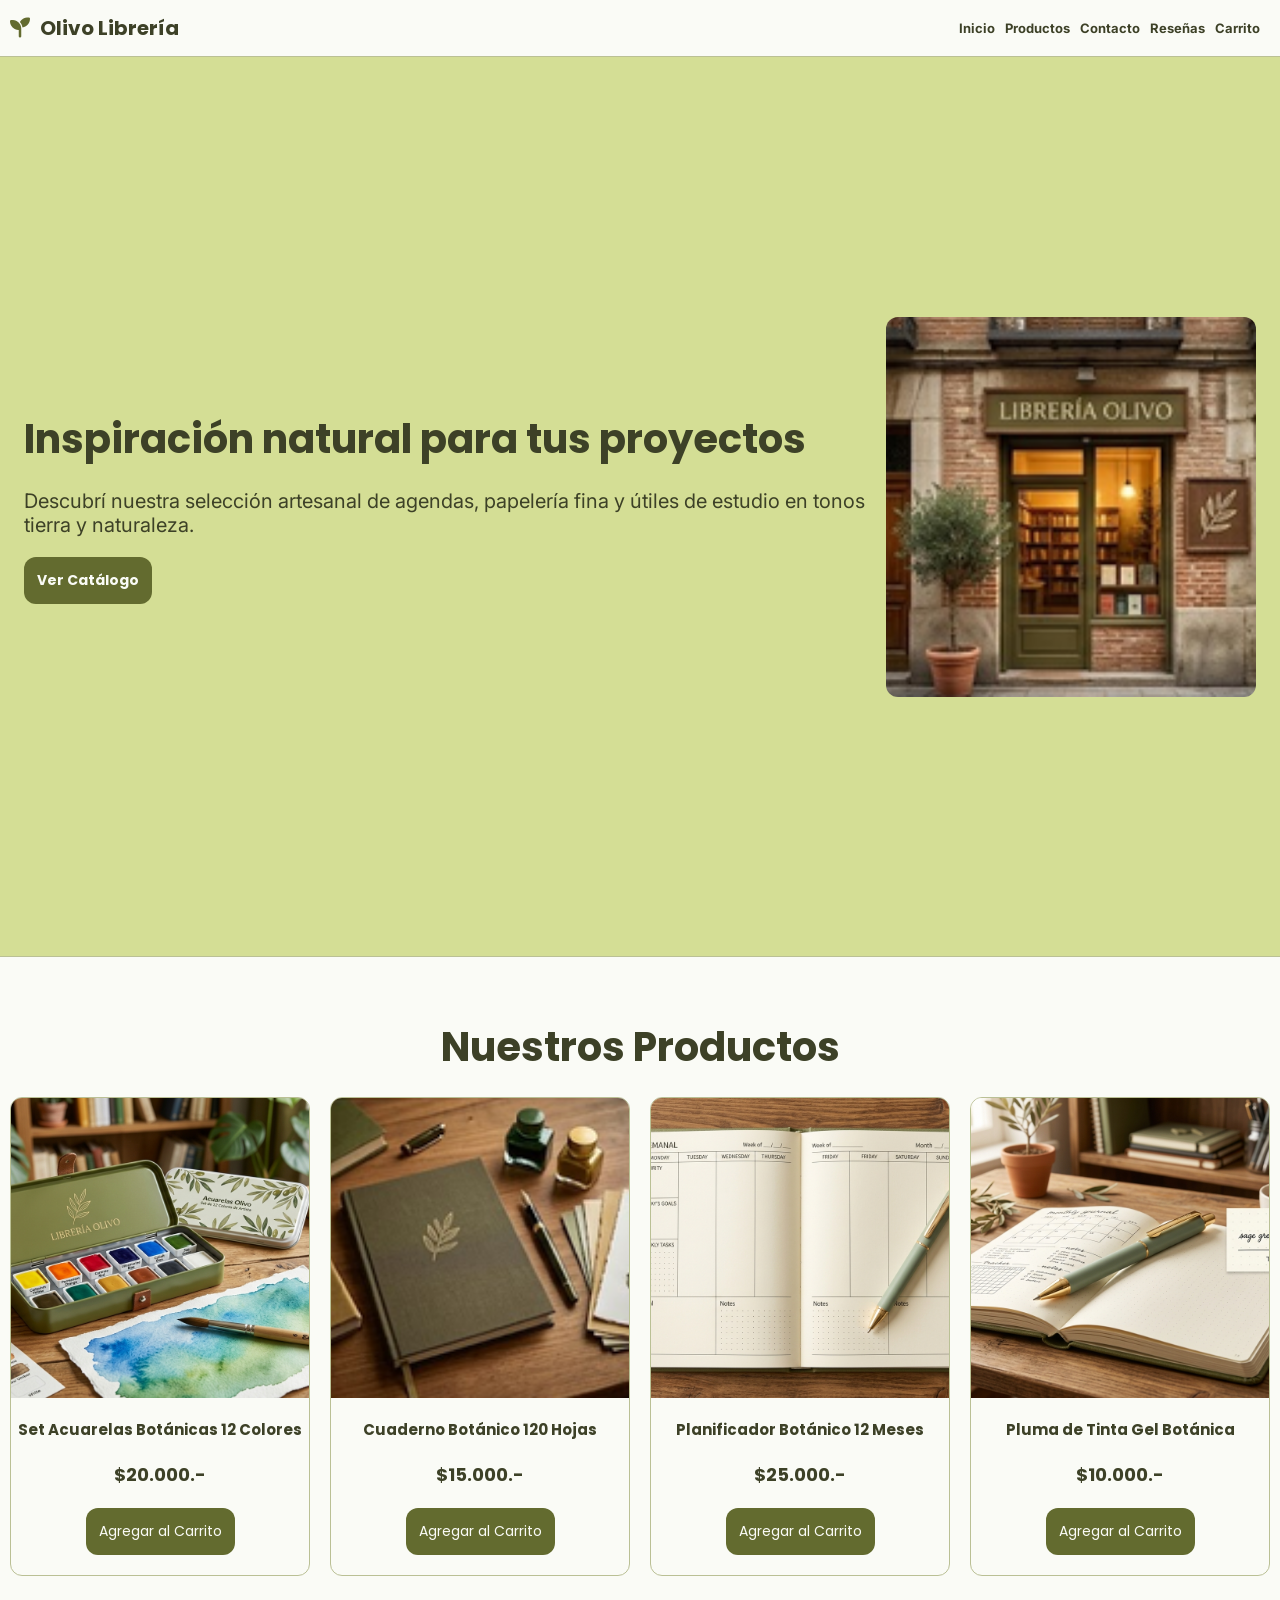
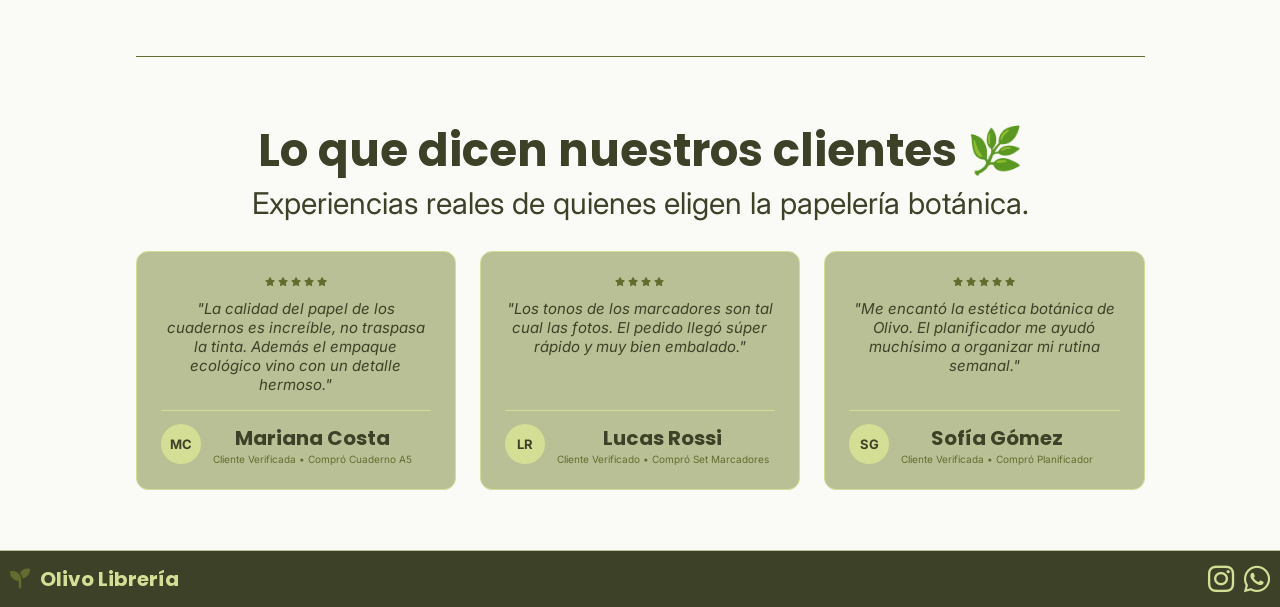
<file: index.html>
<!DOCTYPE html>
<html lang="es">

<head>
  <meta charset="UTF-8">
  <meta name="viewport" content="width=device-width, initial-scale=1.0">

  <!-- Font Awesome para fuentes -->
  <link href="https://fonts.googleapis.com/css2?family=Inter:wght@400;500;600&family=Poppins:wght@600;700&display=swap"
    rel="stylesheet">

  <!-- Font Awesome para íconos -->
  <link rel="stylesheet" href="https://cdnjs.cloudflare.com/ajax/libs/font-awesome/6.4.0/css/all.min.css">

  <!-- Nuestro css interno va como ultimo link -->
  <link rel="stylesheet" href="./css/styles.css">
  <title>Olivo Libreria</title>
</head>

<body>
  <header>
    <div class="contenedor-logo">
      <a href="#inicio" class="logo">
        <i class="fa-solid fa-seedling"></i>
        <span>Olivo Librería</span>
      </a>
    </div>
    <nav class="header-nav">
      <ul>
        <li><a href="#inicio">Inicio</a></li>
        <li><a href="#productos">Productos</a></li>
        <li><a href="./pages/contacto.html">Contacto</a></li>
        <li><a href="#reseñas">Reseñas</a></li>
        <li><a href="./pages/carrito.html">Carrito</a></li>
      </ul>
    </nav>
  </header>
  <main>
    <section id="inicio" class="contenedor-inicio">
      <div class="intro-inicio">
        <h1 class="titulo-inicio tx-titulo">Inspiración natural para tus proyectos</h1>
        <p class="subtitulo-inicio">Descubrí nuestra selección artesanal de agendas, papelería fina y útiles de
          estudio
          en
          tonos tierra y naturaleza.</p>
        <a href="#productos" class="btn btn-inicio">Ver Catálogo</a>
      </div>
      <img src="./img/tienda.png" alt="teinda" class="imagen-inicio">
    </section>

    <section id="productos" class="contenedor-productos">
      <h2 class="titulo-productos tx-titulo">Nuestros Productos</h2>
      <div class="contenedor-tarjetas">
        <article class="tarjeta">
          <img src="./img/acuarela.jpg" alt="acuarela">
          <h3 class="tx-titulo">Set Acuarelas Botánicas 12 Colores</h3>
          <p>$20.000.-</p>
          <button class="btn">Agregar al Carrito</button>
        </article>
        <article class="tarjeta">
          <img src="./img/cuaderno.png" alt="cuaderno">
          <h3 class="tx-titulo">Cuaderno Botánico 120 Hojas</h3>
          <p>$15.000.-</p>
          <button class="btn">Agregar al Carrito</button>
        </article>
        <article class="tarjeta">
          <img src="./img/planificador.jpg" alt="planificador">
          <h3 class="tx-titulo">Planificador Botánico 12 Meses</h3>
          <p>$25.000.-</p>
          <button class="btn">Agregar al Carrito</button>
        </article>
        <article class="tarjeta">
          <img src="./img/pluma-gel.jpg" alt="pluma-gel">
          <h3 class="tx-titulo">Pluma de Tinta Gel Botánica</h3>
          <p>$10.000.-</p>
          <button class="btn">Agregar al Carrito</button>
        </article>
      </div>
    </section>

    <section id="reseñas" class="contenedor-reseñas">
      <div class="titulo-reseñas">
        <h2 class="tx-titulo">Lo que dicen nuestros clientes 🌿</h2>
        <p>
          Experiencias reales de quienes eligen la papelería botánica.
        </p>
      </div>

      <div class="grilla-reseñas">

        <div class="tarjeta-reseña">
          <div>
            <div class="estrellas-reseña">
              <i class="fa-solid fa-star"></i>
              <i class="fa-solid fa-star"></i>
              <i class="fa-solid fa-star"></i>
              <i class="fa-solid fa-star"></i>
              <i class="fa-solid fa-star"></i>
            </div>
            <p class="texto-reseña">"La calidad del papel de los cuadernos es increíble, no traspasa la tinta. Además el
              empaque ecológico vino con un detalle hermoso."</p>
          </div>
          <div class="autor-reseña">
            <div class="autor-avatar">MC</div>
            <div class="autor-info">
              <h5 class="tx-titulo">Mariana Costa</h5>
              <span>Cliente Verificada • Compró Cuaderno A5</span>
            </div>
          </div>
        </div>

        <div class="tarjeta-reseña">
          <div>
            <div class="estrellas-reseña">
              <i class="fa-solid fa-star"></i>
              <i class="fa-solid fa-star"></i>
              <i class="fa-solid fa-star"></i>
              <i class="fa-solid fa-star"></i>
            </div>
            <p class="texto-reseña">"Los tonos de los marcadores son tal cual las fotos. El pedido llegó súper rápido
              y
              muy
              bien embalado."</p>
          </div>
          <div class="autor-reseña">
            <div class="autor-avatar">LR</div>
            <div class="autor-info">
              <h5 class="tx-titulo">Lucas Rossi</h5>
              <span>Cliente Verificado • Compró Set Marcadores</span>
            </div>
          </div>
        </div>

        <div class="tarjeta-reseña">
          <div>
            <div class="estrellas-reseña">
              <i class="fa-solid fa-star"></i>
              <i class="fa-solid fa-star"></i>
              <i class="fa-solid fa-star"></i>
              <i class="fa-solid fa-star"></i>
              <i class="fa-solid fa-star"></i>
            </div>
            <p class="texto-reseña">"Me encantó la estética botánica de Olivo. El planificador me ayudó muchísimo a
              organizar mi rutina semanal."</p>
          </div>
          <div class="autor-reseña">
            <div class="autor-avatar">SG</div>
            <div class="autor-info">
              <h5 class="tx-titulo">Sofía Gómez</h5>
              <span>Cliente Verificada • Compró Planificador</span>
            </div>
          </div>
        </div>

      </div>
    </section>
  </main>
  <footer>
    <div class="contenedor-logo">
      <a href="#" class="logo">
        <i class="fa-solid fa-seedling"></i>
        <span>Olivo Librería</span>
      </a>
    </div>
    <nav class="footer-nav">
      <ul>
        <li><a href="#"><i class="fa-brands fa-instagram"></i></a></li>
        <li><a href="#"><i class="fa-brands fa-whatsapp"></i></a></li>
      </ul>
    </nav>
  </footer>
</body>

</html>
</file>
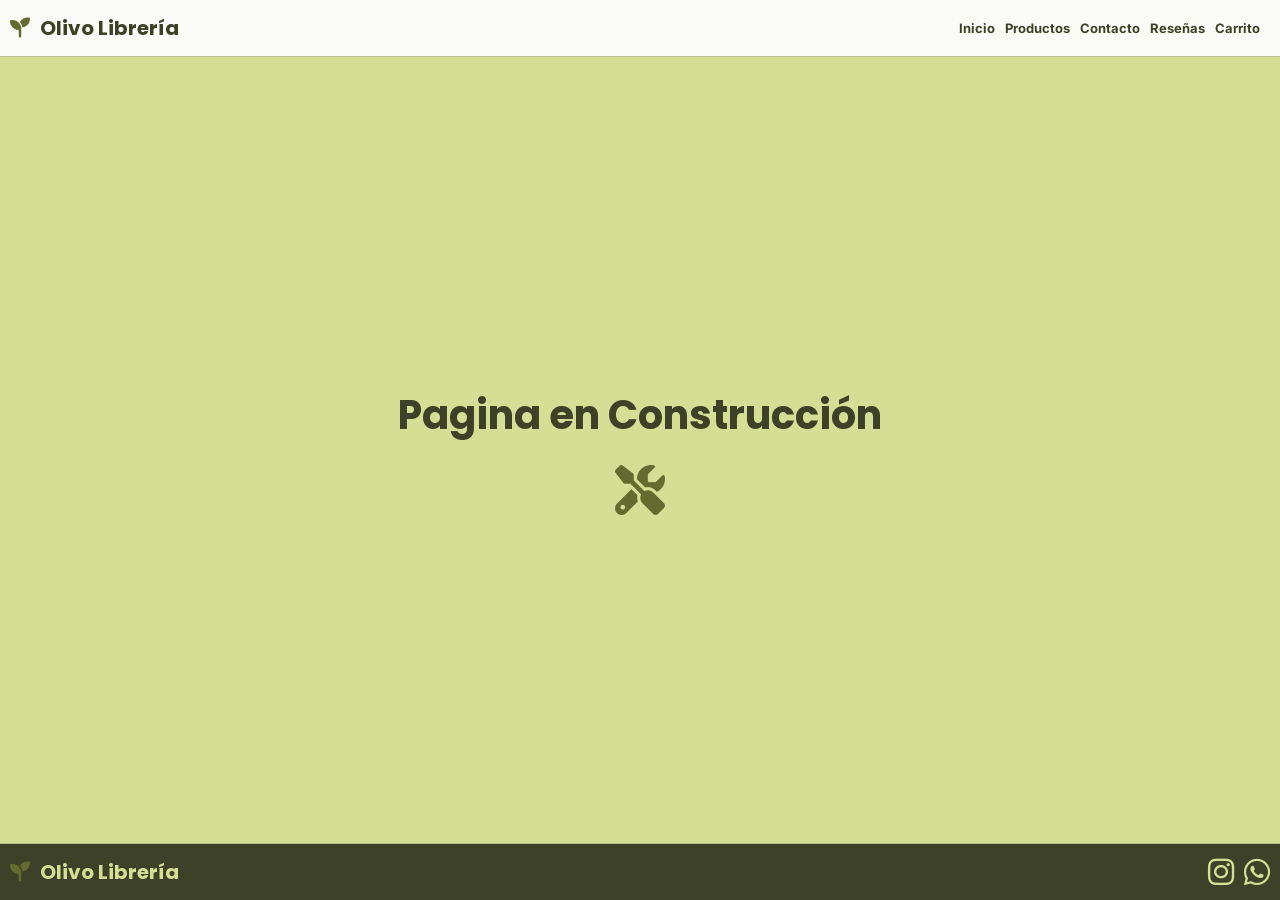
<file: pages/carrito.html>
<!DOCTYPE html>
<html lang="es">

<head>
  <meta charset="UTF-8">
  <meta name="viewport" content="width=device-width, initial-scale=1.0">

  <!-- Font Awesome para fuentes -->
  <link href="https://fonts.googleapis.com/css2?family=Inter:wght@400;500;600&family=Poppins:wght@600;700&display=swap"
    rel="stylesheet">

  <!-- Font Awesome para íconos -->
  <link rel="stylesheet" href="https://cdnjs.cloudflare.com/ajax/libs/font-awesome/6.4.0/css/all.min.css">

  <!-- Nuestro css interno va como ultimo link -->
  <link rel="stylesheet" href="../css/styles.css">
  <title>Olivo Libreria</title>
</head>

<body>
  <header>
    <div class="contenedor-logo">
      <a href="../index.html" class="logo">
        <i class="fa-solid fa-seedling"></i>
        <span>Olivo Librería</span>
      </a>
    </div>
    <nav class="header-nav">
      <ul>
        <li><a href="../index.html">Inicio</a></li>
        <li><a href="../index.html#productos">Productos</a></li>
        <li><a href="./contacto.html">Contacto</a></li>
        <li><a href="../index.html#reseñas">Reseñas</a></li>
        <li><a href="#">Carrito</a></li>
      </ul>
    </nav>
  </header>
  <main>
    <section class="carrito">
      <h1 class="tx-titulo">Pagina en Construcción</h1>
      <i class="fa-solid fa-tools"></i>
    </section>
  </main>
  <footer>
    <div class="contenedor-logo">
      <a href="#" class="logo">
        <i class="fa-solid fa-seedling"></i>
        <span>Olivo Librería</span>
      </a>
    </div>
    <nav class="footer-nav">
      <ul>
        <li><a href="#"><i class="fa-brands fa-instagram"></i></a></li>
        <li><a href="#"><i class="fa-brands fa-whatsapp"></i></a></li>
      </ul>
    </nav>
  </footer>
</body>

</html>
</file>
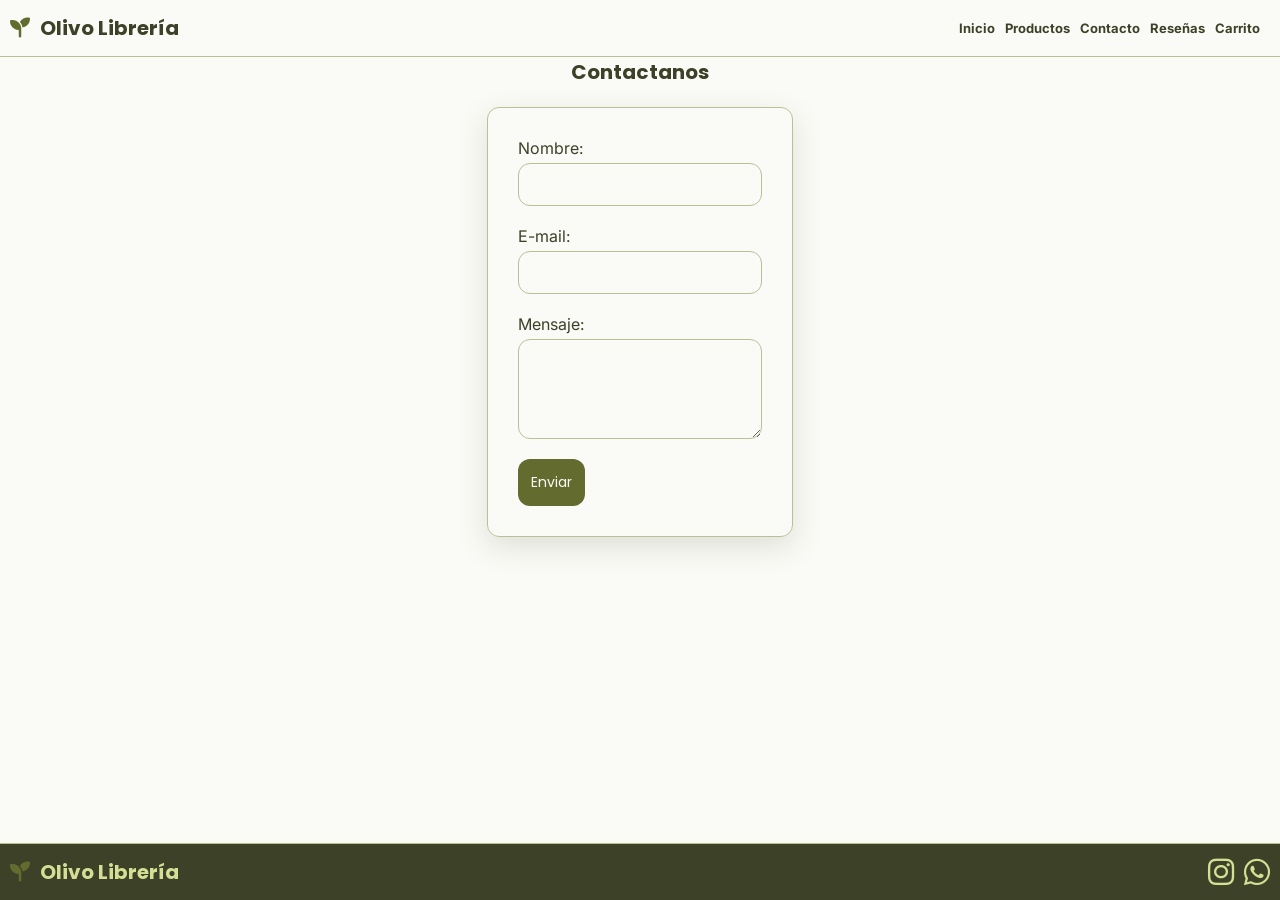
<file: pages/contacto.html>
<!DOCTYPE html>
<html lang="es">

<head>
  <meta charset="UTF-8">
  <meta name="viewport" content="width=device-width, initial-scale=1.0">

  <!-- Font Awesome para fuentes -->
  <link href="https://fonts.googleapis.com/css2?family=Inter:wght@400;500;600&family=Poppins:wght@600;700&display=swap"
    rel="stylesheet">

  <!-- Font Awesome para íconos -->
  <link rel="stylesheet" href="https://cdnjs.cloudflare.com/ajax/libs/font-awesome/6.4.0/css/all.min.css">

  <!-- Nuestro css interno va como ultimo link -->
  <link rel="stylesheet" href="../css/styles.css">
  <title>Olivo Libreria</title>
</head>

<body>
  <header>
    <div class="contenedor-logo">
      <a href="../index.html" class="logo">
        <i class="fa-solid fa-seedling"></i>
        <span>Olivo Librería</span>
      </a>
    </div>
    <nav class="header-nav">
      <ul>
        <li><a href="../index.html">Inicio</a></li>
        <li><a href="../index.html#productos">Productos</a></li>
        <li><a href="#">Contacto</a></li>
        <li><a href="../index.html#reseñas">Reseñas</a></li>
        <li><a href="./carrito.html">Carrito</a></li>
      </ul>
    </nav>
  </header>
  <main>
    <section class="contenedor-form">
      <h2 class="tx-titulo titulo-contacto">Contactanos</h2>
      <form class="form-contacto" action="https://formspree.io/f/mbgdoqnb" method="POST">
        <div class="grupo-input">

          <label for="name">
            Nombre:
          </label>
          <input type="text" name="name" id="name">
        </div>
        <div class="grupo-input">
          <label for="email">
            E-mail:
          </label>
          <input type="email" name="email" id="email">
        </div>
        <div class="grupo-input">
          <label for="message">
            Mensaje:
          </label>
          <textarea name="message" id="message"></textarea>
        </div>

        <button class="btn btn-enviar" type="submit">Enviar</button>
      </form>

    </section>
  </main>
  <footer>
    <div class="contenedor-logo">
      <a href="#" class="logo">
        <i class="fa-solid fa-seedling"></i>
        <span>Olivo Librería</span>
      </a>
    </div>
    <nav class="footer-nav">
      <ul>
        <li><a href="#"><i class="fa-brands fa-instagram"></i></a></li>
        <li><a href="#"><i class="fa-brands fa-whatsapp"></i></a></li>
      </ul>
    </nav>
  </footer>
</body>

</html>
</file>
<file: css/styles.css>
:root {
  --color-oliva-oscuro: #3d4127;
  --color-olivo: #636b2f;
  --color-verde-claro: #d4de95;
  --color-verde-sabio: #bac095;
  --color-fondo: #fafbf6;

  --font-titulo: "Poppins", sans-serif;
  --font-body: "Inter", sans-serif;

  --border-radius: 12px;
}

* {
  padding: 0;
  margin: 0;
  box-sizing: border-box;
}

html {
  font-size: 62.5%;
}

body {
  font-family: var(--font-body);
  background-color: var(--color-fondo);
  color: var(--color-oliva-oscuro);
  display: flex;
  flex-direction: column;
  min-height: 100vh;
}

.tx-titulo {
  font-family: var(--font-titulo);
}

a {
  text-decoration: none;
  color: inherit;
}
main {
  display: flex;
  flex-direction: column;
  align-items: center;
  flex: 1;
}

header {
  background-color: var(--color-fondo);
  border-bottom: 1px solid var(--color-verde-sabio);
  position: sticky;
  display: flex;
  justify-content: space-between;
  align-items: center;
  top: 0;
  z-index: 100;
  width: 100%;
}

ul {
  list-style: none;
}

/*--------------------------------------------------------------------------*/
/*                               Logo                                       */
/*--------------------------------------------------------------------------*/

.logo {
  display: flex;
  align-items: center;
  gap: 10px;
  font-family: var(--font-titulo);
  font-size: 2rem;
  font-weight: 700;
  margin-left: 1rem;
}

.logo i {
  color: var(--color-olivo);
  font-size: 2rem;
}

/*--------------------------------------------------------------------------*/
/*                               Nav                                        */
/*--------------------------------------------------------------------------*/

.header-nav ul,
.footer-nav ul {
  display: flex;
  gap: 1rem;
  font-size: 1.3rem;
  font-weight: bold;
  padding: 2rem;
}
.header-nav ul li a {
  display: inline-block;
  transition:
    transform 0.3s ease,
    color 0.3s ease;
}

.header-nav ul li a:hover {
  color: var(--color-olivo);
  transform: scale(1.1);
}

/* -------------------------------------------------------------------------- */
/*                                   Footer                                   */
/* -------------------------------------------------------------------------- */

footer {
  background-color: var(--color-oliva-oscuro);
  color: var(--color-verde-claro);
  border-top: 1px solid var(--color-verde-sabio);
  display: flex;
  justify-content: space-between;
  align-items: center;
  width: 100%;
}

.footer-nav ul {
  padding: 1rem;
  font-size: 3rem;
}

/* -------------------------------------------------------------------------- */
/*                                   Inicio                                   */
/* -------------------------------------------------------------------------- */

.contenedor-inicio {
  background-color: var(--color-verde-claro);
  padding: 6rem 2.4rem;
  border-bottom: 1px solid var(--color-verde-sabio);
  margin: 0 auto;
  display: flex;
  align-items: center;
  justify-content: space-around;
  gap: 0.4rem;
  min-height: 100vh;
  width: 100%;
}
.intro-inicio {
  display: flex;
  flex-direction: column;
  align-items: flex-start;
  gap: 2rem;
}

.titulo-inicio {
  font-size: 4rem;
  color: var(--color-oliva-oscuro);
}
.subtitulo-inicio {
  font-size: 2rem;
  color: var(--color-oliva-oscuro);
}
.btn-inicio {
  font-weight: bold;
}

.btn {
  border: none;
  padding: 1.3rem;
  border-radius: var(--border-radius);
  font-family: var(--font-titulo);
  font-size: 1.4rem;
  background-color: var(--color-olivo);
  color: var(--color-fondo);
  transition: background-color 0.3s ease;
  cursor: pointer;
}

.btn:hover {
  background-color: var(--color-oliva-oscuro);
}

.imagen-inicio {
  width: 38rem;
  height: 38rem;
  object-fit: cover;
  border-radius: var(--border-radius);
}

/* -------------------------------------------------------------------------- */
/*                                  Productos                                 */
/* -------------------------------------------------------------------------- */

.contenedor-productos {
  display: flex;
  flex-direction: column;
  align-items: center;
  padding-top: 6rem;
  width: 100%;
  flex: 1;
}

.titulo-productos {
  font-family: var(--font-titulo);
  font-size: 4rem;
  padding-bottom: 2rem;
}

.contenedor-tarjetas {
  display: flex;
  flex-wrap: wrap;
  justify-content: center;
  gap: 2rem;
}

.tarjeta {
  display: flex;
  flex-direction: column;
  align-items: center;
  gap: 2rem;
  width: 30rem;
  border-radius: var(--border-radius);
  border: 1px solid var(--color-verde-sabio);
  overflow: hidden;
  padding-bottom: 2rem;
}

.tarjeta img {
  width: 100%;
  height: 30rem;
  object-fit: cover;
}

.tarjeta h3 {
  font-size: 1.5rem;
}

.tarjeta p {
  font-size: 1.8rem;
  font-family: var(--font-titulo);
  font-weight: bold;
}

/* -------------------------------------------------------------------------- */
/*                                   Reseñas                                  */
/* -------------------------------------------------------------------------- */

.contenedor-reseñas {
  max-width: 90%;
  border-top: 1px solid var(--color-olivo);
  padding: 6rem 0;
  margin: 8rem auto 0 auto;
  text-align: center;
}

.titulo-reseñas {
  font-size: 3rem;
}

.grilla-reseñas {
  display: grid;
  grid-template-columns: repeat(auto-fit, minmax(30rem, 1fr));
  gap: 2.4rem;
  margin-top: 3rem;
}

.tarjeta-reseña {
  background-color: var(--color-verde-sabio);
  border: 1px solid var(--color-verde-claro);
  border-radius: var(--border-radius);
  padding: 2.4rem;
  display: flex;
  flex-direction: column;
  justify-content: space-between;
  transition:
    transform 0.2s ease,
    box-shadow 0.2s ease;
}

.tarjeta-reseña:hover {
  transform: translateY(-3px);
}

.estrellas-reseña {
  color: var(--color-olivo);
  font-size: 0.9rem;
  margin-bottom: 12px;
}

.texto-reseña {
  font-size: 1.5rem;
  color: var(--color-oliva-oscuro);
  margin-bottom: 1.6rem;
  font-style: italic;
}

.autor-reseña {
  display: flex;
  align-items: center;
  gap: 1.2rem;
  border-top: 1px solid var(--color-verde-claro);
  padding-top: 1.2rem;
}

.autor-avatar {
  width: 40px;
  height: 40px;
  border-radius: 50%;
  background-color: var(--color-verde-claro);
  color: var(--color-oliva-oscuro);
  display: flex;
  align-items: center;
  justify-content: center;
  font-weight: 700;
  font-size: 1.3rem;
}

.autor-info h5 {
  font-size: 2rem;
  color: var(--color-oliva-oscuro);
}

.autor-info span {
  font-size: 1rem;
  color: var(--color-olivo);
}

/* -------------------------------------------------------------------------- */
/*                               Pagina Carrito                               */
/* -------------------------------------------------------------------------- */

.carrito {
  display: flex;
  flex-direction: column;
  justify-content: center;
  align-items: center;
  gap: 2rem;
  background-color: var(--color-verde-claro);
  color: var(--color-oliva-oscuro);
  width: 100%;
  flex: 1;
  text-align: center;
  padding: 2rem;
}

.carrito h1 {
  font-family: var(--font-titulo);
  font-size: 4rem;
}

.carrito i {
  font-size: 5rem;
  color: var(--color-olivo);
}

/* -------------------------------------------------------------------------- */
/*                               Pagina Contacto                              */
/* -------------------------------------------------------------------------- */

.contenedor-form {
  display: flex;
  flex-direction: column;
  align-items: center;
  gap: 2rem;
  width: 100%;
}
.titulo-contacto {
  font-size: 2rem;
}

.form-contacto {
  max-width: 70rem;
  padding: 3rem;
  border: 1px solid var(--color-verde-sabio);
  border-radius: var(--border-radius);
  background-color: var(--color-verde-fondo);
  box-shadow: 0 1rem 3rem rgba(61, 65, 39, 0.15);
  display: flex;
  flex-direction: column;
  align-items: flex-start;
  gap: 1rem;
}

.grupo-input {
  display: flex;
  width: 100%;
  flex-direction: column;
  gap: 0.5rem;
  margin-bottom: 1rem;
}

.grupo-input label {
  font-size: 1.6rem;
}

.grupo-input input,
.grupo-input textarea {
  width: 100%;
  padding: 1.2rem;
  border-radius: var(--border-radius);
  border: 1px solid var(--color-verde-sabio);
  background-color: var(--color-fondo);
  font-family: var(--font-body);
  font-size: 1.4rem;
  color: var(--color-oliva-oscuro);
  outline: none;
}

.grupo-input textarea {
  min-height: 10rem;
  resize: vertical;
}

.btn-enviar {
  width: auto;
}

/* -------------------------------------------------------------------------- */
/*                                 Media Query                                */
/* -------------------------------------------------------------------------- */

@media screen and (max-width: 48rem) {
  .imagen-inicio {
    display: none;
  }
  header {
    flex-direction: column;
  }
  .contenedor-inicio {
    padding: 10rem 2.4rem;
    gap: 0.4rem;
    min-height: 60vh;
  }
  .contenedor-productos {
    padding-top: 10rem;
  }
  .contenedor-reseñas {
    padding: 10rem 0;
  }
}
</file>
